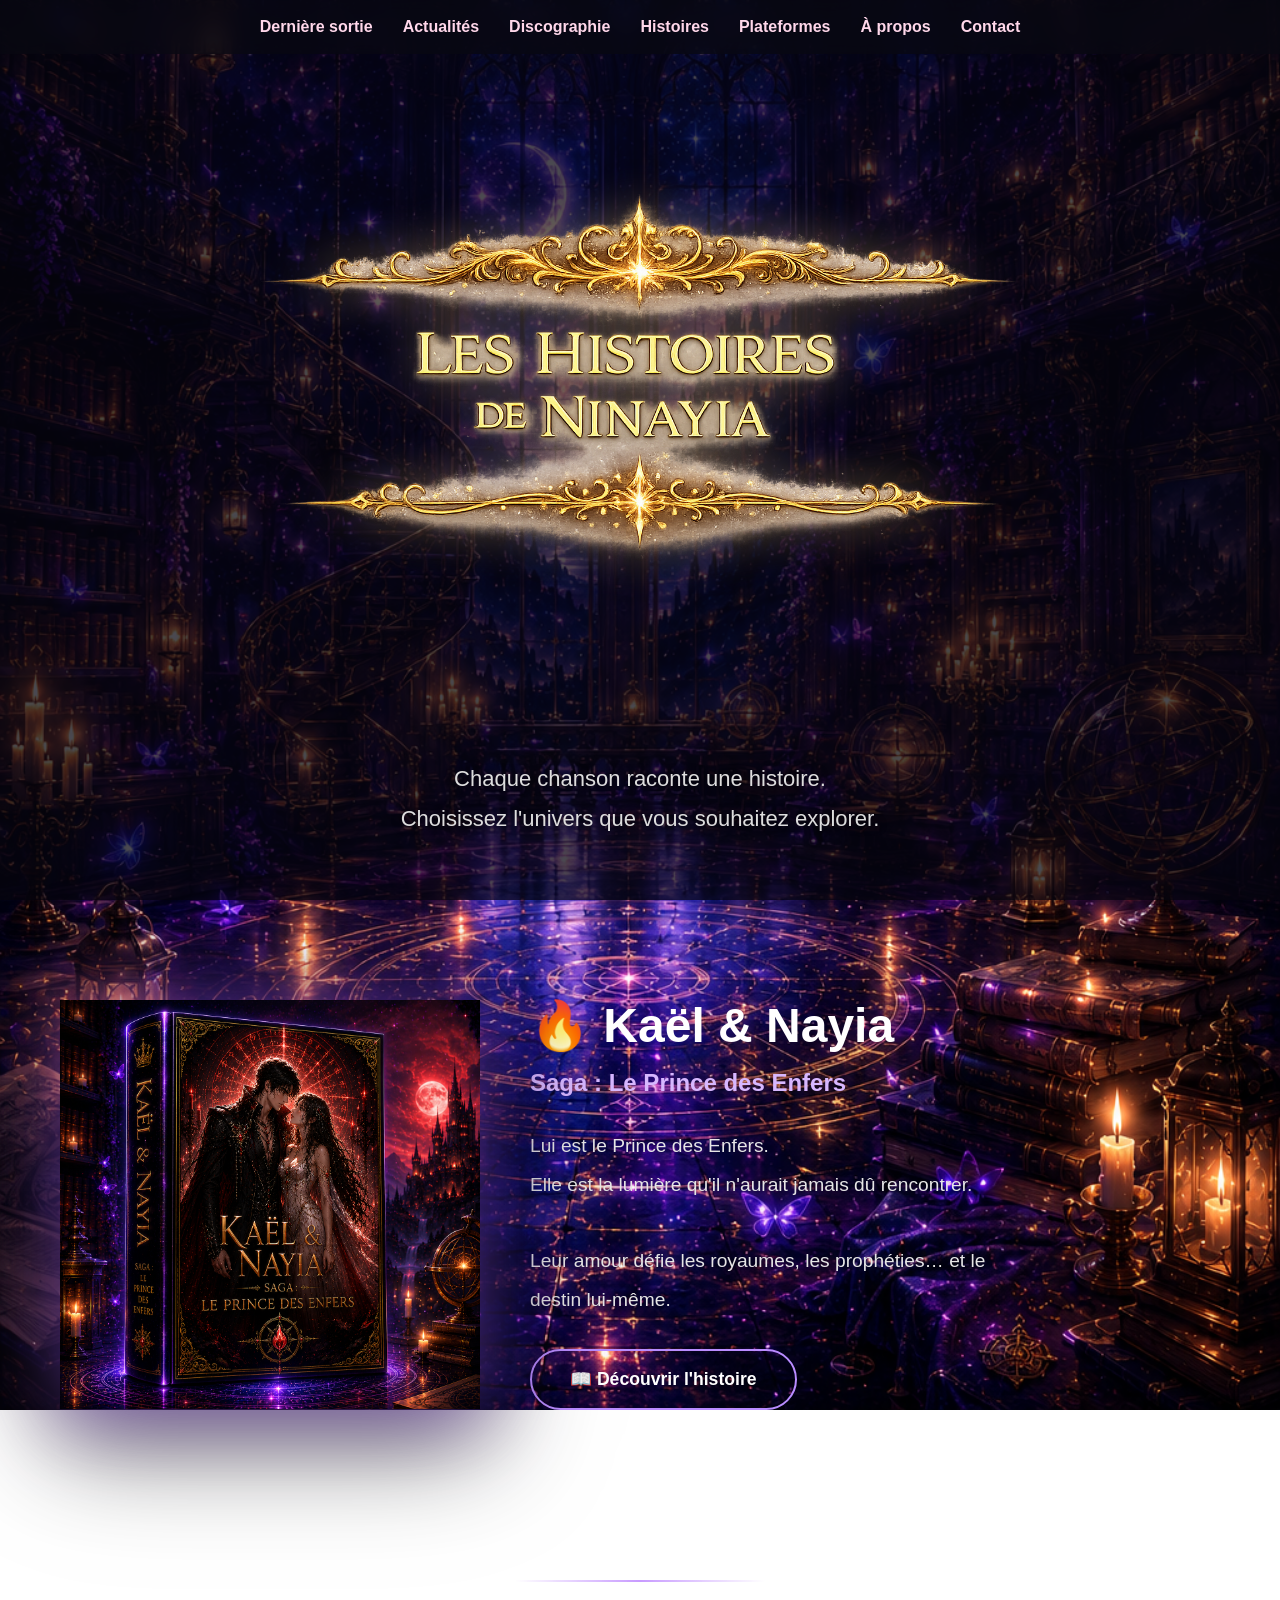
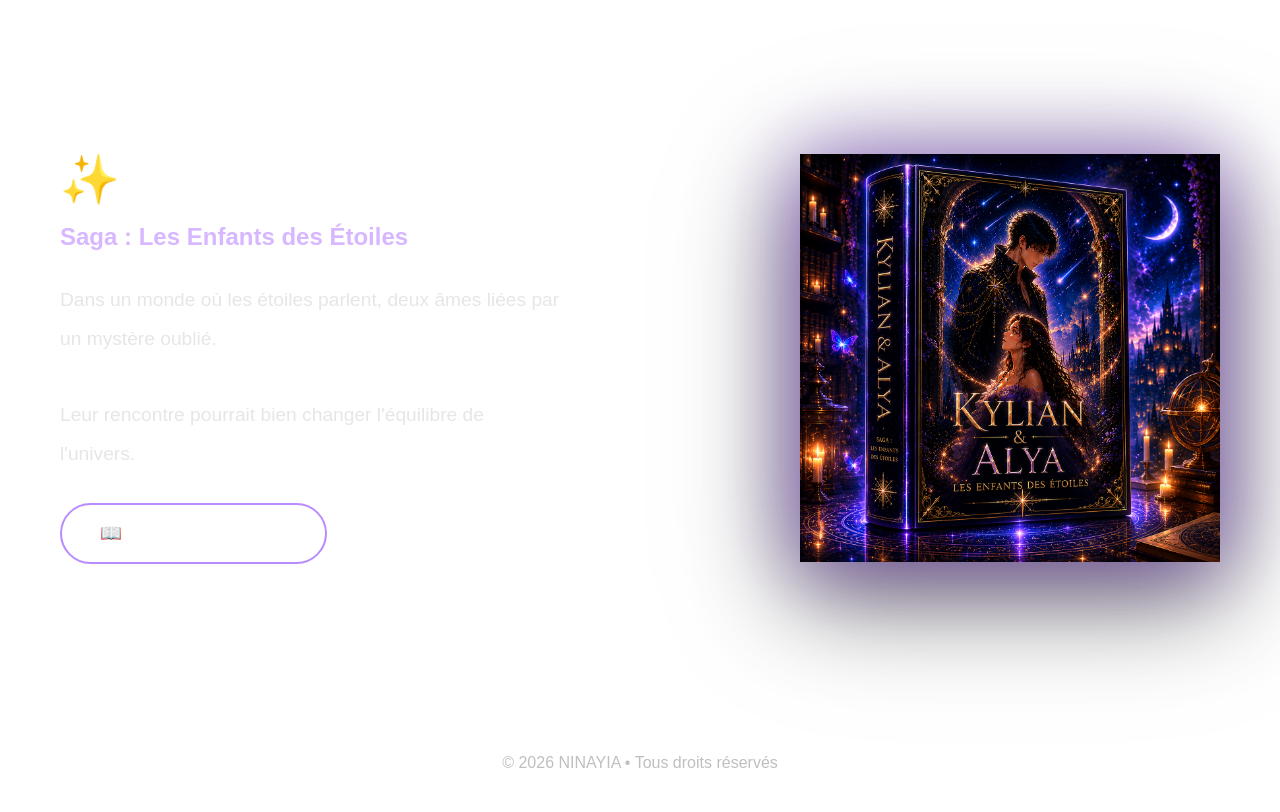
<file: histoires.html>
<!DOCTYPE html>
<html lang="fr">

<head>
<meta charset="UTF-8">
<meta name="viewport" content="width=device-width, initial-scale=1.0">
<title>Les histoires de Ninayia</title>
<style>
*{margin:0;padding:0;box-sizing:border-box;font-family:Segoe UI,sans-serif}
html{scroll-behavior:smooth}
  
body{
margin:0;
color:white;

background-image:url("images/background.png");
background-size:cover;
background-position:center;
background-attachment:fixed;
background-repeat:no-repeat;
}
body::before{
content:"";
position:fixed;
top:0;
left:0;
width:100%;
height:100%;
background:rgba(6,5,15,.72);
z-index:-1;
}  
  
nav{
position:sticky;top:0;z-index:1000;
display:flex;justify-content:center;gap:30px;flex-wrap:wrap;
padding:18px;
background:rgba(9,8,18,.75);
backdrop-filter:blur(10px);
}
nav a{color:#ffd7ea;text-decoration:none;font-weight:bold}
nav a:hover{color:#fff}
  
.hero{
    text-align:center;
    padding:60px 20px 40px;
}

.titre-image{
    width:100%;
    max-width:900px;
    display:block;
    margin:auto;
    filter:drop-shadow(0 0 25px rgba(255,210,120,.35));
    animation:glow 4s ease-in-out infinite;
}

.intro{
    max-width:800px;
    margin:35px auto 0;
    font-size:22px;
    line-height:1.8;
    color:#ececec;
    text-shadow:0 0 10px rgba(0,0,0,.7);
}

.hero-title{
display:flex;
flex-direction:column;
align-items:center;
gap:12px;
}

.hero h1{
margin:0;
font-size:72px;
font-family:Georgia,serif;
letter-spacing:6px;
color:#f6d28f;
text-shadow:
0 0 10px rgba(255,215,120,.4),
0 0 30px rgba(255,190,80,.2);
}

.hero h2{
margin:0;
font-size:30px;
font-family:Georgia,serif;
font-weight:400;
letter-spacing:12px;
color:#f4dcb2;
}

.hero p{
max-width:850px;
margin:45px auto 0;
font-size:22px;
line-height:1.8;
color:#dddddd;
}

.line{
width:260px;
height:2px;
background:linear-gradient(
to right,
transparent,
#d8b16b,
transparent);
}
.container{
max-width:1200px;
margin:50px auto 80px;
padding:0 20px;
display:flex;
flex-direction:column;
gap:60px;
align-items:center;
}

.story{
    display:flex;
    align-items:center;
    justify-content:space-between;
    gap:50px;
    width:100%;
    max-width:1200px;
    margin:70px auto;
}

.story.reverse{
    flex-direction:row-reverse;
}

.story img{
    width:420px;
    transition:.4s;
    filter:
    drop-shadow(0 0 40px #9d5cff88)
    drop-shadow(0 25px 50px rgba(0,0,0,.7));
}

.story img:hover{
    transform:
    translateY(-15px)
    scale(1.04);
}

.story-text{
    flex:1;
    text-align:left;
}

.story-text h2{
    font-size:3rem;
    margin-bottom:15px;
}

.story-text h3{
    color:#d7b7ff;
    margin-bottom:30px;
    font-size:1.5rem;
}

.story-text p{
    font-size:1.2rem;
    line-height:2;
    color:#e6e6e6;
    max-width:500px;
}
  
.separator{
width:250px;
height:2px;
background:linear-gradient(
to right,
transparent,
#c89bff,
transparent
);
margin:40px auto;
}  
  
.button{
display:inline-block;
margin-top:30px;
padding:18px 38px;
font-size:1.1rem;
border:2px solid #b98cff;
border-radius:999px;
color:#fff;
text-decoration:none;
font-weight:bold;
transition:.3s;
}
.button:hover{
background:#b98cff;
}
footer{
padding:40px;
text-align:center;
color:#bfbfbf;
}
@media(max-width:768px){
.hero h1{
font-size:44px;
}

.hero h2{
font-size:20px;
letter-spacing:8px;
}

.hero p{
font-size:18px;
}
  
.titre-image{
max-width:95%;
}

.intro{
font-size:18px;
}
  
.line{
width:180px;
}
  
.story,
.story.reverse{
    flex-direction:column;
    text-align:center;
}

.story-text{
    text-align:center;
}

.story-text p{
    margin:auto;
}

.story img{
    width:300px;
}  
  
@keyframes glow{
0%,100%{
filter:drop-shadow(0 0 15px rgba(255,215,120,.25));
}

50%{
filter:drop-shadow(0 0 35px rgba(255,215,120,.55));
}

}  
</style>
</head>
<body>

<nav>
<a href="index.html#album">Dernière sortie</a>
<a href="index.html#actualites">Actualités</a>
<a href="index.html#discographie">Discographie</a>
<a href="histoires.html">Histoires</a>
<a href="index.html#plateformes">Plateformes</a>
<a href="index.html#apropos">À propos</a>
<a href="index.html#contact">Contact</a>
</nav>

<header class="hero">

    <img src="titre-histoires.png" class="titre-image" alt="Les histoires de Ninayia">

    <p class="intro">
        Chaque chanson raconte une histoire.<br>
        Choisissez l'univers que vous souhaitez explorer.
    </p>

</header>

<div class="container">

<section class="story">
    <img src="images/kaelnayia.png" alt="Kaël & Nayia">
    <div class="story-text">
        <h2>🔥 Kaël & Nayia</h2>
        <h3>Saga : Le Prince des Enfers</h3>
        <p>
            Lui est le Prince des Enfers.<br>
            Elle est la lumière qu'il n'aurait jamais dû rencontrer.<br><br>
            Leur amour défie les royaumes, les prophéties…
            et le destin lui-même.
        </p>
        <a class="button" href="lecteur/index.html">
            📖 Découvrir l'histoire
        </a>
    </div>

</section>
  
<div class="separator">
</div>  
  
<section class="story reverse">
    <img src="images/kylianalya.png" alt="Kylian & Alya">
    <div class="story-text">
        <h2>✨ Kylian & Alya</h2>
        <h3>Saga : Les Enfants des Étoiles</h3>
        <p>
            Dans un monde où les étoiles parlent,
            deux âmes liées par un mystère oublié.<br><br>
            Leur rencontre pourrait bien changer
            l'équilibre de l'univers.
        </p>
        <a class="button" href="kylian-et-alya.html">
            📖 Découvrir l'histoire
        </a>
    </div>

</section>

</div>

<footer>
© 2026 NINAYIA • Tous droits réservés
</footer>

</body>
</html>
</file>
